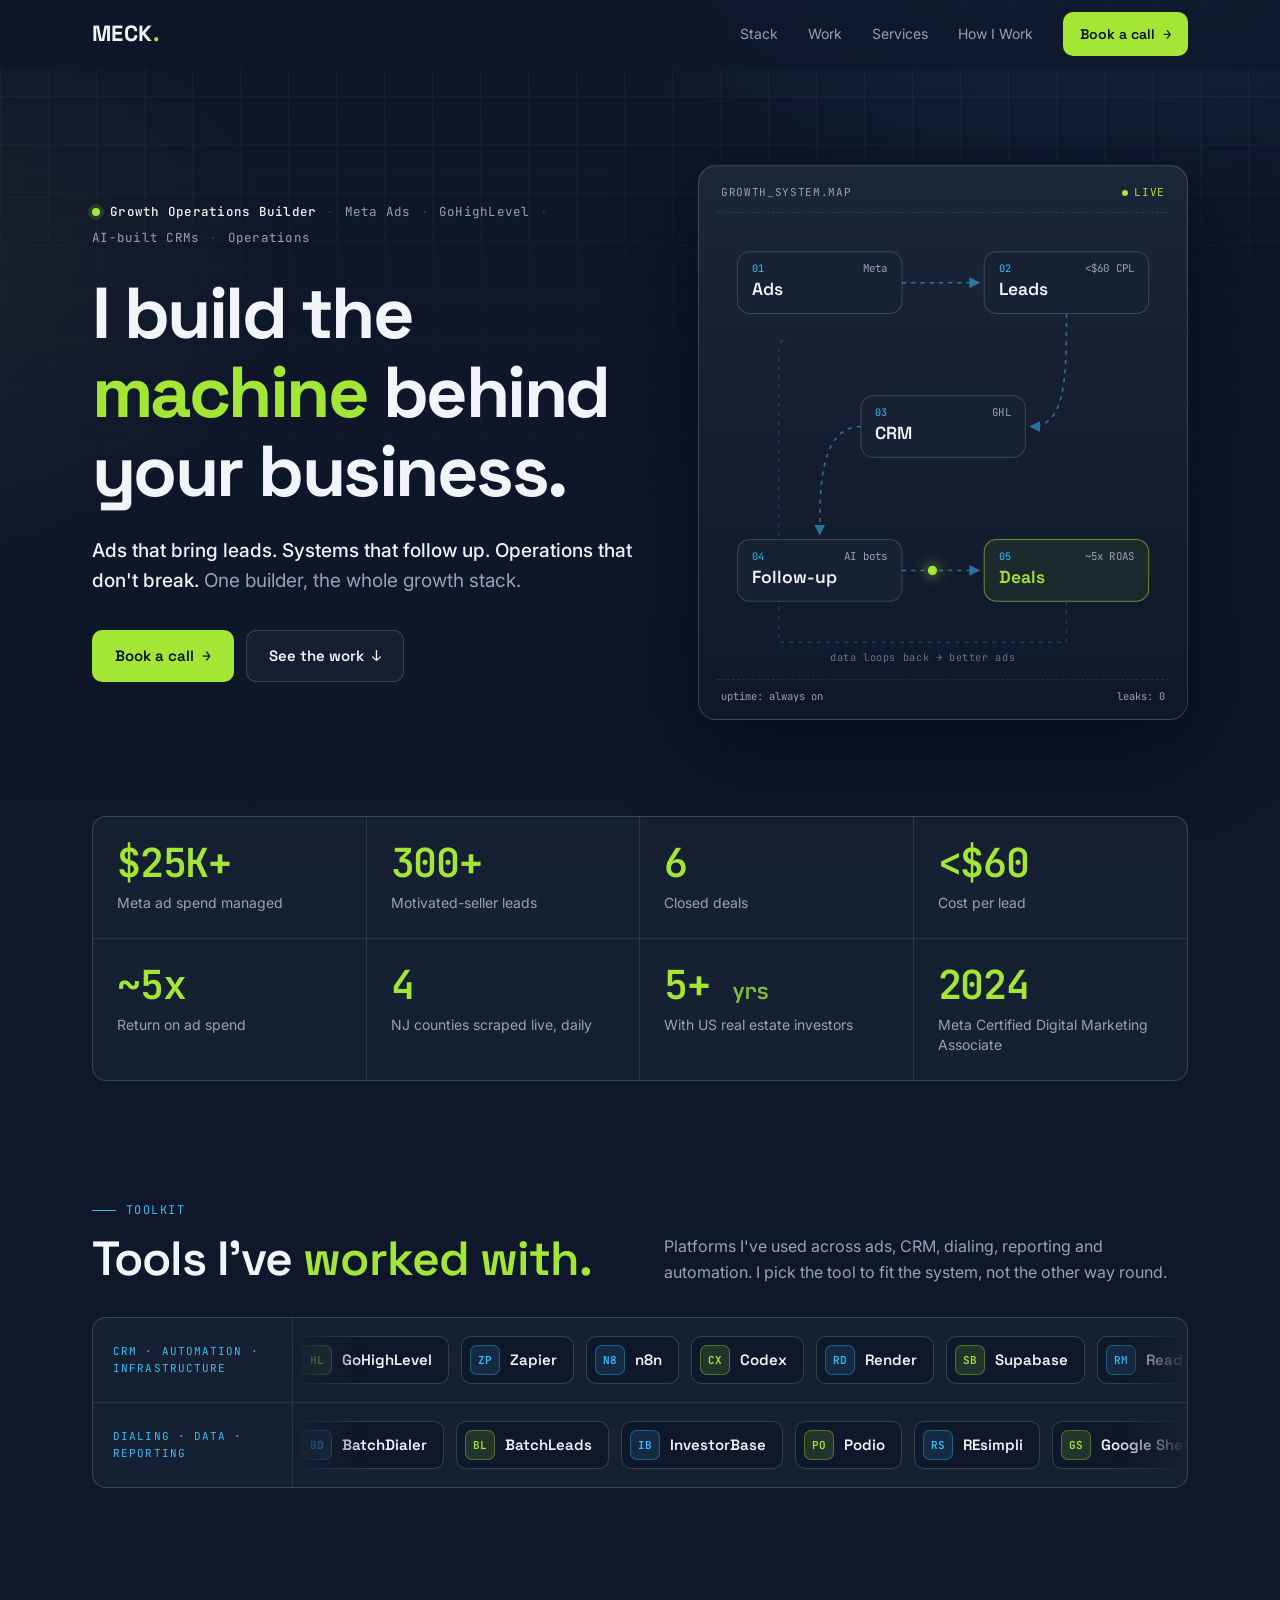
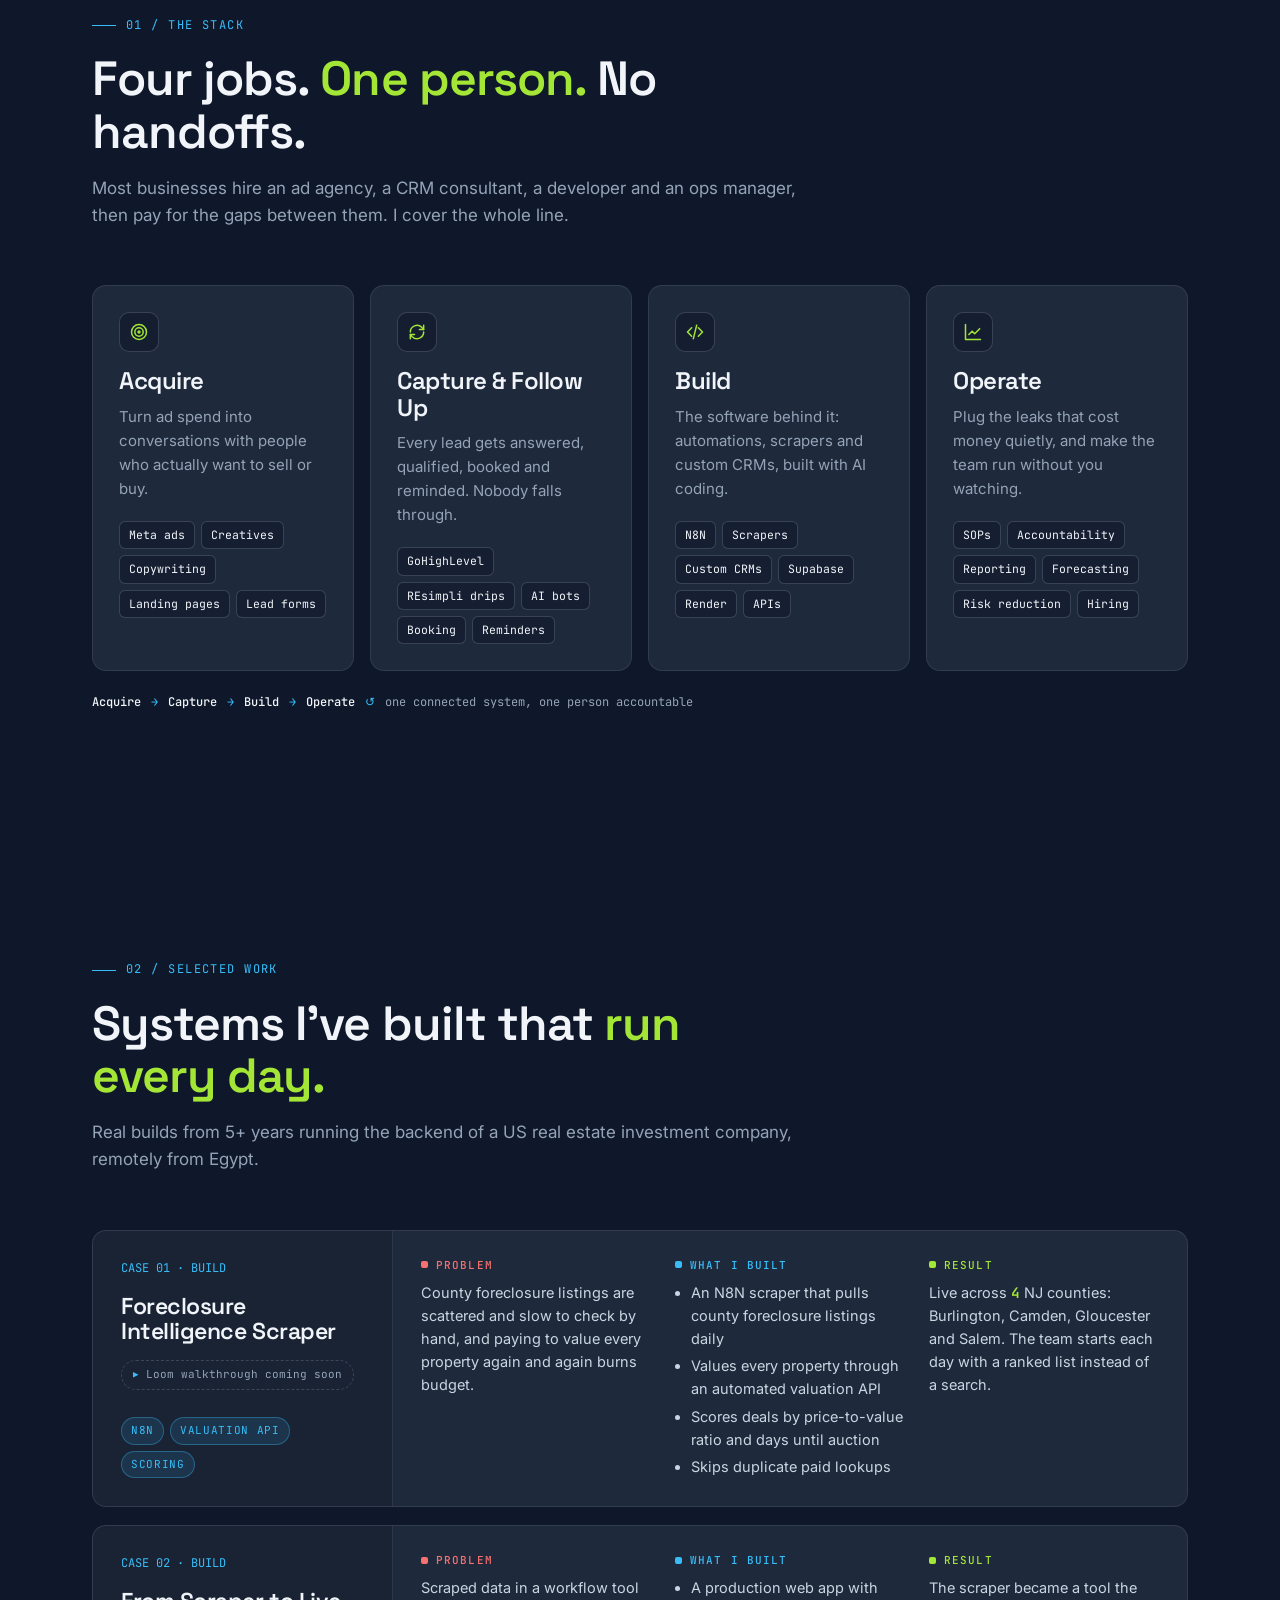
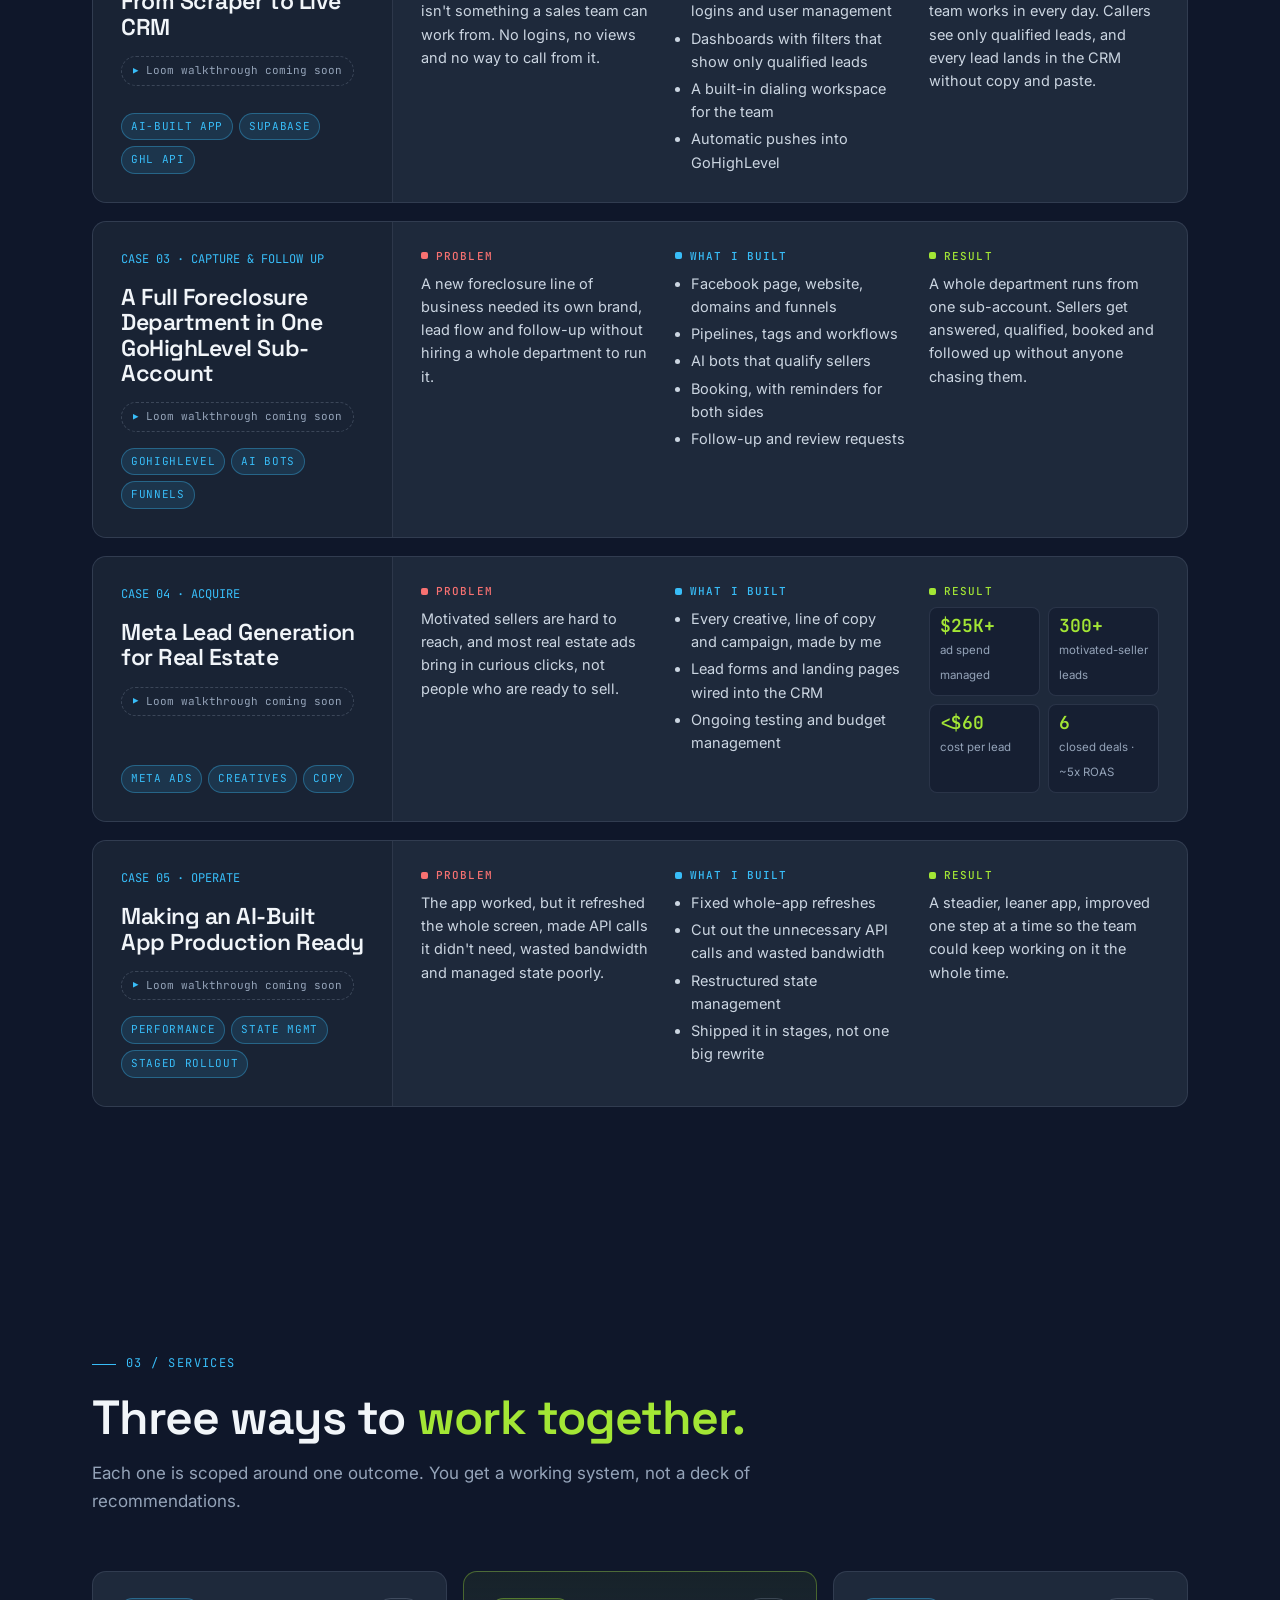
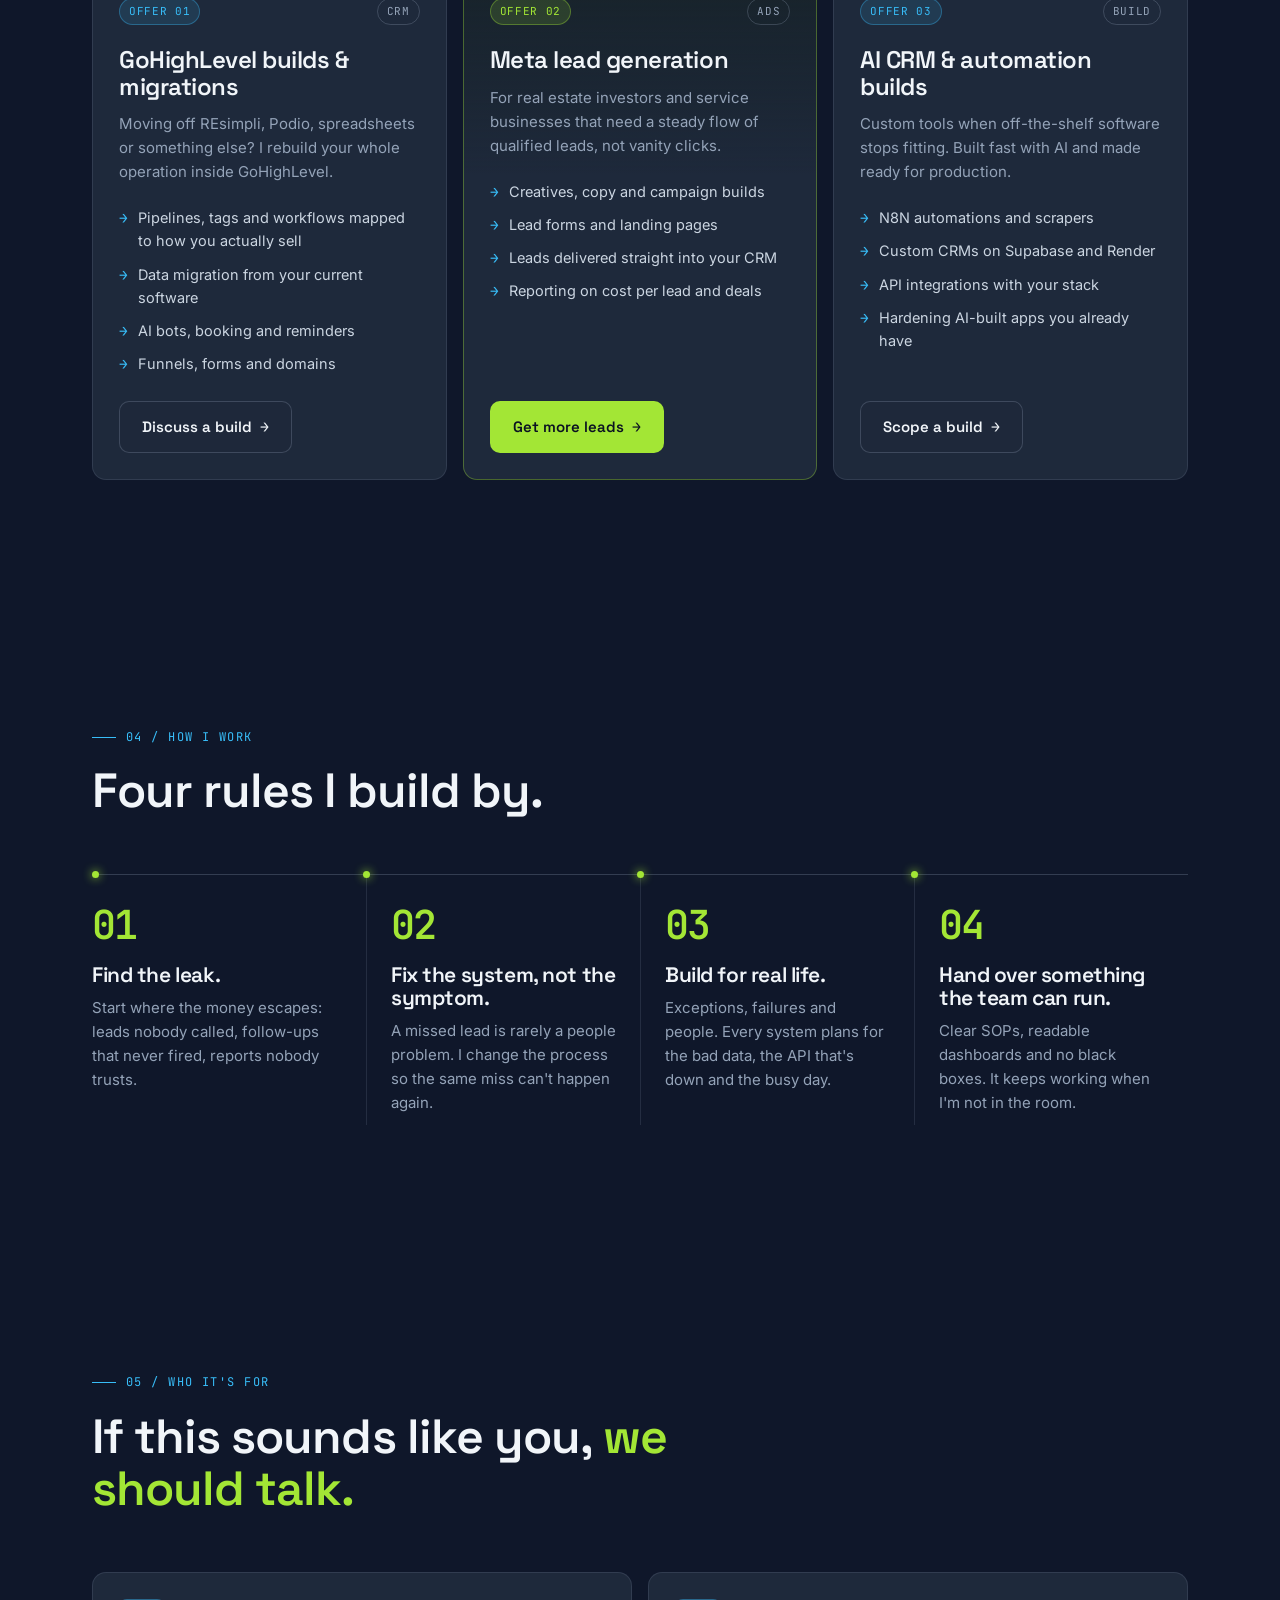
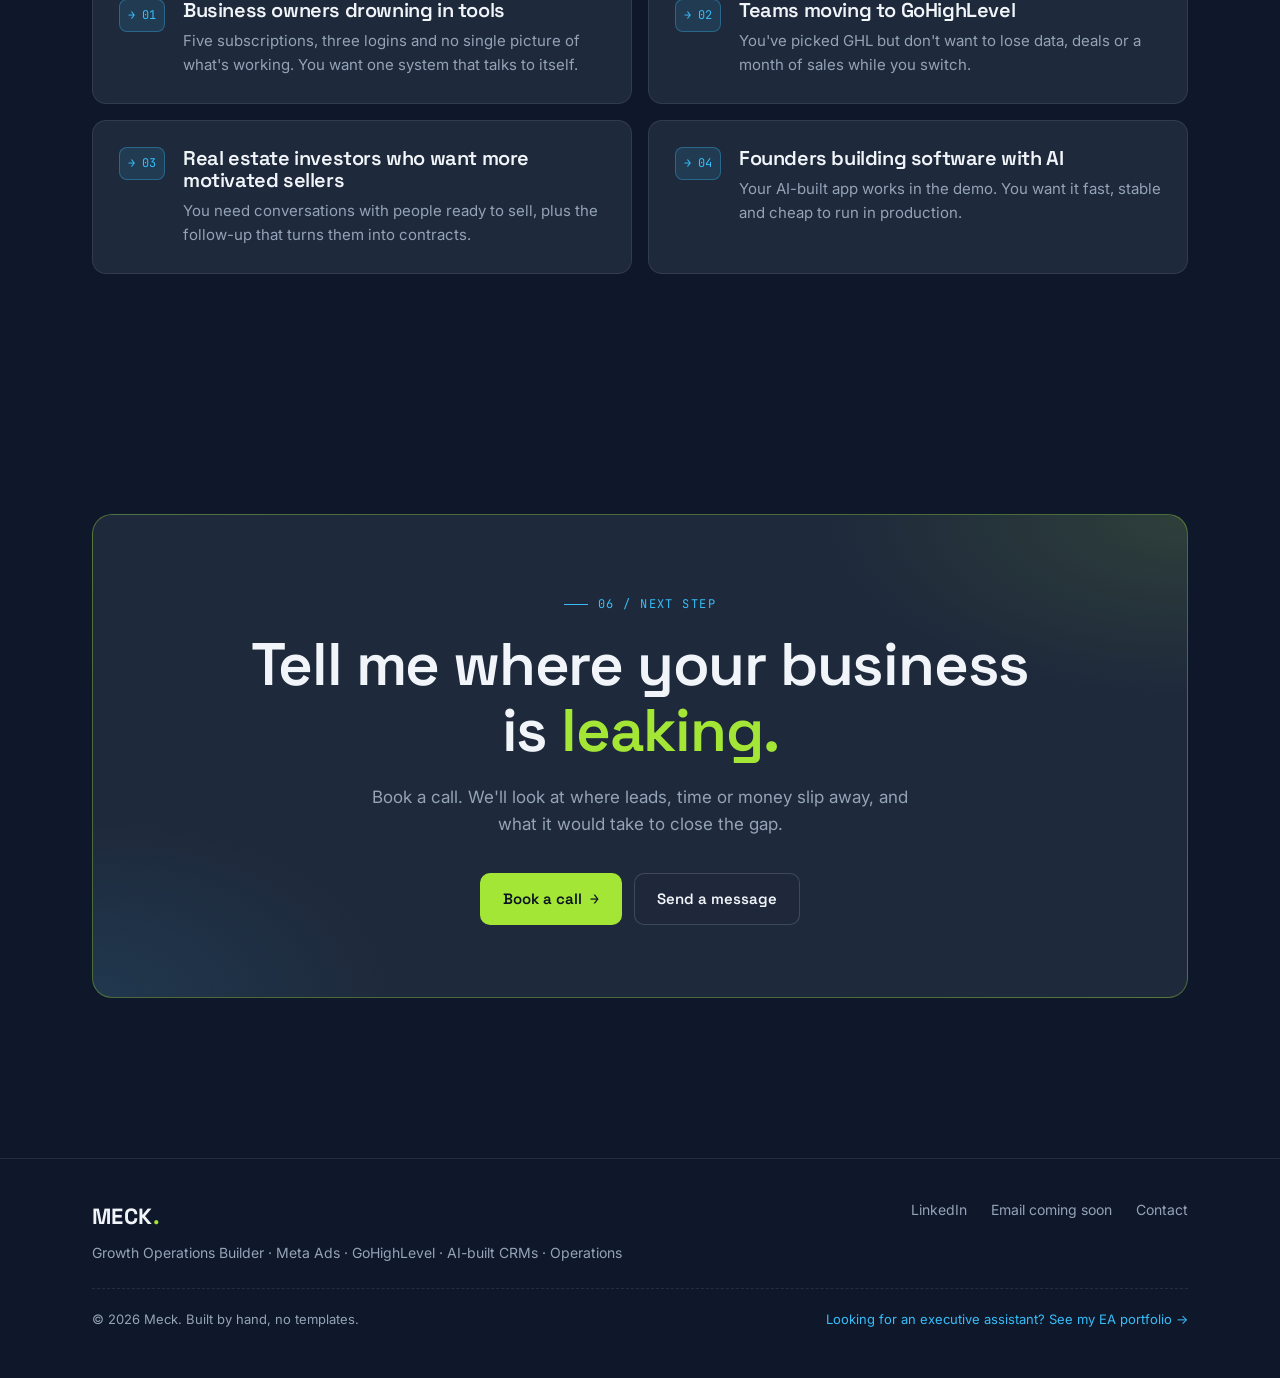
<file: index.html>
<!doctype html>
<html lang="en">
<head>
  <meta charset="utf-8">
  <meta name="viewport" content="width=device-width, initial-scale=1">
  <title>Meck · Growth Operations Builder</title>
  <meta name="description" content="I build the machine behind your business: Meta ads that bring leads, GoHighLevel systems that follow up, AI-built CRMs and operations that don't break. One builder, the whole growth stack.">
  <meta name="theme-color" content="#0F172A">
  <link rel="canonical" href="https://meck-growth.pages.dev/">
  <meta property="og:type" content="website">
  <meta property="og:url" content="https://meck-growth.pages.dev/">
  <meta property="og:site_name" content="MECK.">
  <meta property="og:title" content="I build the machine behind your business. · Meck, Growth Operations Builder">
  <meta property="og:description" content="Ads that bring leads. Systems that follow up. Operations that don't break. One builder, the whole growth stack.">
  <meta property="og:image" content="https://meck-growth.pages.dev/assets/img/og-image.png">
  <meta property="og:image:width" content="1200">
  <meta property="og:image:height" content="630">
  <meta property="og:image:alt" content="MECK. Growth Operations Builder: Ads, Leads, CRM, Follow-up, Deals">
  <meta name="twitter:card" content="summary_large_image">
  <meta name="twitter:title" content="I build the machine behind your business.">
  <meta name="twitter:description" content="Ads that bring leads. Systems that follow up. Operations that don't break.">
  <meta name="twitter:image" content="https://meck-growth.pages.dev/assets/img/og-image.png">
  <link rel="icon" href="assets/img/favicon.svg" type="image/svg+xml">
  <link rel="icon" href="assets/img/favicon-32.png" sizes="32x32" type="image/png">
  <link rel="apple-touch-icon" href="assets/img/apple-touch-icon.png">
  <link rel="preconnect" href="https://fonts.googleapis.com">
  <link rel="preconnect" href="https://fonts.gstatic.com" crossorigin>
  <link rel="stylesheet" href="https://fonts.googleapis.com/css2?family=Inter:wght@400;500;600&family=JetBrains+Mono:wght@400;500;600&family=Space+Grotesk:wght@500;600;700&display=swap">
  <link rel="stylesheet" href="assets/css/style.css?v=3">
  <script src="assets/js/config.js?v=2"></script>
</head>
<body>
<a class="skip" href="#main">Skip to content</a>

<header class="nav">
  <div class="wrap">
    <a href="#top" class="logo" aria-label="MECK. home">MECK<span>.</span></a>
    <button class="menu-btn" aria-label="Open menu" aria-expanded="false" aria-controls="nav-links"><span></span><span></span><span></span></button>
    <nav class="nav-links" id="nav-links" aria-label="Main">
      <a href="#stack">Stack</a>
      <a href="#work">Work</a>
      <a href="#services">Services</a>
      <a href="#how">How I Work</a>
      <a class="btn btn-primary" data-link="booking" href="contact.html">Book a call <span class="arr">→</span></a>
    </nav>
  </div>
</header>

<main id="main">
  <!-- HERO -->
  <section class="hero" id="top">
    <div class="wrap">
      <div class="rise">
        <div class="role"><span class="dot" aria-hidden="true"></span><b>Growth Operations Builder</b><i>·</i>Meta Ads<i>·</i>GoHighLevel<i>·</i>AI-built CRMs<i>·</i>Operations</div>
        <h1>I build the <em>machine</em> behind your business.</h1>
        <p class="sub"><strong>Ads that bring leads. Systems that follow up. Operations that don't break.</strong> One builder, the whole growth stack.</p>
        <div class="cta-row">
          <a class="btn btn-primary" data-link="booking" href="contact.html">Book a call <span class="arr">→</span></a>
          <a class="btn btn-ghost" href="#work">See the work <span class="arr">↓</span></a>
        </div>
      </div>

      <div class="diagram rise rise-2" role="img" aria-label="System diagram: Ads feed Leads, Leads go into the CRM, the CRM drives Follow-up, and Follow-up closes Deals.">
        <div class="diagram-top"><span>growth_system.map</span><span class="live">live</span></div>
        <svg viewBox="0 0 440 440" aria-hidden="true">
          <defs>
            <marker id="ah" viewBox="0 0 10 10" refX="8" refY="5" markerWidth="7" markerHeight="7" orient="auto-start-reverse">
              <path d="M0 0 L10 5 L0 10 z" fill="#38BDF8"/>
            </marker>
            <path id="route" d="M100 60 L340 60 C340 150 340 200 300 200 L140 200 C100 200 100 260 100 340 L340 340"/>
          </defs>

          <!-- wires -->
          <path class="wire" d="M180 60 L254 60" marker-end="url(#ah)"/>
          <path class="wire" d="M340 90 C340 150 340 200 306 200" marker-end="url(#ah)"/>
          <path class="wire" d="M140 200 C100 200 100 260 100 304" marker-end="url(#ah)"/>
          <path class="wire" d="M180 340 L254 340" marker-end="url(#ah)"/>
          <path class="wire" d="M340 370 L340 410 L60 410 L60 120 L68 112" style="opacity:.22" />

          <!-- pulses (drawn under nodes so they pass "through") -->
          <circle class="pulse" r="4.5"><animateMotion dur="5s" repeatCount="indefinite" rotate="auto"><mpath href="#route"/></animateMotion></circle>
          <circle class="pulse" r="4.5"><animateMotion dur="5s" begin="-1.67s" repeatCount="indefinite"><mpath href="#route"/></animateMotion></circle>
          <circle class="pulse" r="4.5"><animateMotion dur="5s" begin="-3.33s" repeatCount="indefinite"><mpath href="#route"/></animateMotion></circle>

          <g class="nodes">
            <g class="node"><rect x="20" y="30" width="160" height="60" rx="12"/><text class="ix" x="34" y="50">01</text><text x="34" y="72">Ads</text><text class="sm" x="166" y="50" text-anchor="end">Meta</text></g>
            <g class="node"><rect x="260" y="30" width="160" height="60" rx="12"/><text class="ix" x="274" y="50">02</text><text x="274" y="72">Leads</text><text class="sm" x="406" y="50" text-anchor="end">&lt;$60 CPL</text></g>
            <g class="node"><rect x="140" y="170" width="160" height="60" rx="12"/><text class="ix" x="154" y="190">03</text><text x="154" y="212">CRM</text><text class="sm" x="286" y="190" text-anchor="end">GHL</text></g>
            <g class="node"><rect x="20" y="310" width="160" height="60" rx="12"/><text class="ix" x="34" y="330">04</text><text x="34" y="352">Follow-up</text><text class="sm" x="166" y="330" text-anchor="end">AI bots</text></g>
            <g class="node deals"><rect x="260" y="310" width="160" height="60" rx="12"/><text class="ix" x="274" y="330">05</text><text x="274" y="352">Deals</text><text class="sm" x="406" y="330" text-anchor="end">~5x ROAS</text></g>
          </g>
          <text x="200" y="428" text-anchor="middle" style="font-family:'JetBrains Mono',monospace;font-size:10px;fill:#64748B;letter-spacing:.06em">data loops back → better ads</text>
        </svg>
        <div class="diagram-foot"><span>uptime: always on</span><span>leaks: 0</span></div>
      </div>
    </div>
  </section>

  <!-- PROOF -->
  <section class="proof" aria-label="Proof in numbers">
    <div class="wrap">
      <div class="proof-grid reveal">
        <div class="stat"><span class="n">$<span data-count="25">25</span>K+</span><span class="l">Meta ad spend managed</span></div>
        <div class="stat"><span class="n"><span data-count="300">300</span>+</span><span class="l">Motivated-seller leads</span></div>
        <div class="stat"><span class="n" data-count="6">6</span><span class="l">Closed deals</span></div>
        <div class="stat"><span class="n">&lt;$<span data-count="60">60</span></span><span class="l">Cost per lead</span></div>
        <div class="stat"><span class="n">~<span data-count="5">5</span>x</span><span class="l">Return on ad spend</span></div>
        <div class="stat"><span class="n" data-count="4">4</span><span class="l">NJ counties scraped live, daily</span></div>
        <div class="stat"><span class="n"><span data-count="5">5</span>+ <small>yrs</small></span><span class="l">With US real estate investors</span></div>
        <div class="stat"><span class="n">2024</span><span class="l">Meta Certified Digital Marketing Associate</span></div>
      </div>
    </div>
  </section>

  <!-- TOOLS -->
  <section class="tools" id="tools" aria-labelledby="tools-title">
    <div class="wrap">
      <div class="tools-head reveal">
        <span class="eyebrow">Toolkit</span>
        <h2 id="tools-title">Tools I've <span class="lime">worked with.</span></h2>
        <p>Platforms I've used across ads, CRM, dialing, reporting and automation. I pick the tool to fit the system, not the other way round.</p>
      </div>
      <div class="rails reveal">
      <div class="rail" aria-label="CRM · automation · infrastructure">
        <span class="rail-label">CRM · automation · infrastructure</span>
        <div class="rail-mask"><div class="track"><div class="set"><span class="tool"><span class="tm lime">HL</span>GoHighLevel</span><span class="tool"><span class="tm sky">ZP</span>Zapier</span><span class="tool"><span class="tm sky">N8</span>n8n</span><span class="tool"><span class="tm lime">CX</span>Codex</span><span class="tool"><span class="tm sky">RD</span>Render</span><span class="tool"><span class="tm lime">SB</span>Supabase</span><span class="tool"><span class="tm sky">RM</span>ReadyMode</span></div><div class="set" aria-hidden="true"><span class="tool"><span class="tm lime">HL</span>GoHighLevel</span><span class="tool"><span class="tm sky">ZP</span>Zapier</span><span class="tool"><span class="tm sky">N8</span>n8n</span><span class="tool"><span class="tm lime">CX</span>Codex</span><span class="tool"><span class="tm sky">RD</span>Render</span><span class="tool"><span class="tm lime">SB</span>Supabase</span><span class="tool"><span class="tm sky">RM</span>ReadyMode</span></div></div></div>
      </div>
      <div class="rail rev" aria-label="Dialing · data · reporting">
        <span class="rail-label">Dialing · data · reporting</span>
        <div class="rail-mask"><div class="track"><div class="set"><span class="tool"><span class="tm sky">BD</span>BatchDialer</span><span class="tool"><span class="tm lime">BL</span>BatchLeads</span><span class="tool"><span class="tm sky">IB</span>InvestorBase</span><span class="tool"><span class="tm lime">PO</span>Podio</span><span class="tool"><span class="tm sky">RS</span>REsimpli</span><span class="tool"><span class="tm lime">GS</span>Google Sheets</span><span class="tool"><span class="tm sky">BI</span>Power BI</span></div><div class="set" aria-hidden="true"><span class="tool"><span class="tm sky">BD</span>BatchDialer</span><span class="tool"><span class="tm lime">BL</span>BatchLeads</span><span class="tool"><span class="tm sky">IB</span>InvestorBase</span><span class="tool"><span class="tm lime">PO</span>Podio</span><span class="tool"><span class="tm sky">RS</span>REsimpli</span><span class="tool"><span class="tm lime">GS</span>Google Sheets</span><span class="tool"><span class="tm sky">BI</span>Power BI</span></div></div></div>
      </div>
      </div>
    </div>
  </section>

  <!-- STACK -->
  <section id="stack">
    <div class="wrap">
      <div class="section-head reveal">
        <span class="eyebrow">01 / The Stack</span>
        <h2>Four jobs. <span class="lime">One person.</span> No handoffs.</h2>
        <p>Most businesses hire an ad agency, a CRM consultant, a developer and an ops manager, then pay for the gaps between them. I cover the whole line.</p>
      </div>
      <div class="grid-4">
        <article class="card stack-card reveal">
          <div class="icon" aria-hidden="true"><svg viewBox="0 0 24 24" fill="none" stroke="currentColor" stroke-width="1.8" stroke-linecap="round" stroke-linejoin="round"><circle cx="12" cy="12" r="9"/><circle cx="12" cy="12" r="5"/><circle cx="12" cy="12" r="1.2" fill="currentColor"/></svg></div>
          <h3>Acquire</h3>
          <p>Turn ad spend into conversations with people who actually want to sell or buy.</p>
          <ul><li>Meta ads</li><li>Creatives</li><li>Copywriting</li><li>Landing pages</li><li>Lead forms</li></ul>
        </article>
        <article class="card stack-card reveal" data-delay="80">
          <div class="icon" aria-hidden="true"><svg viewBox="0 0 24 24" fill="none" stroke="currentColor" stroke-width="1.8" stroke-linecap="round" stroke-linejoin="round"><path d="M4 12a8 8 0 0 1 13.7-5.6L20 9"/><path d="M20 4v5h-5"/><path d="M20 12a8 8 0 0 1-13.7 5.6L4 15"/><path d="M4 20v-5h5"/></svg></div>
          <h3>Capture &amp; Follow Up</h3>
          <p>Every lead gets answered, qualified, booked and reminded. Nobody falls through.</p>
          <ul><li>GoHighLevel</li><li>REsimpli drips</li><li>AI bots</li><li>Booking</li><li>Reminders</li></ul>
        </article>
        <article class="card stack-card reveal" data-delay="160">
          <div class="icon" aria-hidden="true"><svg viewBox="0 0 24 24" fill="none" stroke="currentColor" stroke-width="1.8" stroke-linecap="round" stroke-linejoin="round"><path d="M8 7l-5 5 5 5"/><path d="M16 7l5 5-5 5"/><path d="M14 4l-4 16"/></svg></div>
          <h3>Build</h3>
          <p>The software behind it: automations, scrapers and custom CRMs, built with AI coding.</p>
          <ul><li>N8N</li><li>Scrapers</li><li>Custom CRMs</li><li>Supabase</li><li>Render</li><li>APIs</li></ul>
        </article>
        <article class="card stack-card reveal" data-delay="240">
          <div class="icon" aria-hidden="true"><svg viewBox="0 0 24 24" fill="none" stroke="currentColor" stroke-width="1.8" stroke-linecap="round" stroke-linejoin="round"><path d="M3 3v18h18"/><path d="M7 15l4-4 3 3 6-6"/></svg></div>
          <h3>Operate</h3>
          <p>Plug the leaks that cost money quietly, and make the team run without you watching.</p>
          <ul><li>SOPs</li><li>Accountability</li><li>Reporting</li><li>Forecasting</li><li>Risk reduction</li><li>Hiring</li></ul>
        </article>
      </div>
      <div class="stack-flow reveal"><b>Acquire</b><span class="a">→</span><b>Capture</b><span class="a">→</span><b>Build</b><span class="a">→</span><b>Operate</b><span class="a">↺</span><span>one connected system, one person accountable</span></div>
    </div>
  </section>

  <!-- WORK -->
  <section id="work">
    <div class="wrap">
      <div class="section-head reveal">
        <span class="eyebrow">02 / Selected Work</span>
        <h2>Systems I've built that <span class="lime">run every day.</span></h2>
        <p>Real builds from 5+ years running the backend of a US real estate investment company, remotely from Egypt.</p>
      </div>

      <div class="work-list">
        <article class="card case reveal">
          <div class="case-side">
            <span class="no">CASE 01 · BUILD</span>
            <h3>Foreclosure Intelligence Scraper</h3>
            <span class="loom">Loom walkthrough coming soon</span>
            <div class="tags"><span class="tag">N8N</span><span class="tag">Valuation API</span><span class="tag">Scoring</span></div>
          </div>
          <div class="case-body">
            <div class="blk problem"><h4>Problem</h4><p>County foreclosure listings are scattered and slow to check by hand, and paying to value every property again and again burns budget.</p></div>
            <div class="blk built"><h4>What I built</h4><ul><li>An N8N scraper that pulls county foreclosure listings daily</li><li>Values every property through an automated valuation API</li><li>Scores deals by price-to-value ratio and days until auction</li><li>Skips duplicate paid lookups</li></ul></div>
            <div class="blk result"><h4>Result</h4><p>Live across <strong>4</strong> NJ counties: Burlington, Camden, Gloucester and Salem. The team starts each day with a ranked list instead of a search.</p></div>
          </div>
        </article>

        <article class="card case reveal">
          <div class="case-side">
            <span class="no">CASE 02 · BUILD</span>
            <h3>From Scraper to Live CRM</h3>
            <span class="loom">Loom walkthrough coming soon</span>
            <div class="tags"><span class="tag">AI-built app</span><span class="tag">Supabase</span><span class="tag">GHL API</span></div>
          </div>
          <div class="case-body">
            <div class="blk problem"><h4>Problem</h4><p>Scraped data in a workflow tool isn't something a sales team can work from. No logins, no views and no way to call from it.</p></div>
            <div class="blk built"><h4>What I built</h4><ul><li>A production web app with logins and user management</li><li>Dashboards with filters that show only qualified leads</li><li>A built-in dialing workspace for the team</li><li>Automatic pushes into GoHighLevel</li></ul></div>
            <div class="blk result"><h4>Result</h4><p>The scraper became a tool the team works in every day. Callers see only qualified leads, and every lead lands in the CRM without copy and paste.</p></div>
          </div>
        </article>

        <article class="card case reveal">
          <div class="case-side">
            <span class="no">CASE 03 · CAPTURE &amp; FOLLOW UP</span>
            <h3>A Full Foreclosure Department in One GoHighLevel Sub-Account</h3>
            <span class="loom">Loom walkthrough coming soon</span>
            <div class="tags"><span class="tag">GoHighLevel</span><span class="tag">AI bots</span><span class="tag">Funnels</span></div>
          </div>
          <div class="case-body">
            <div class="blk problem"><h4>Problem</h4><p>A new foreclosure line of business needed its own brand, lead flow and follow-up without hiring a whole department to run it.</p></div>
            <div class="blk built"><h4>What I built</h4><ul><li>Facebook page, website, domains and funnels</li><li>Pipelines, tags and workflows</li><li>AI bots that qualify sellers</li><li>Booking, with reminders for both sides</li><li>Follow-up and review requests</li></ul></div>
            <div class="blk result"><h4>Result</h4><p>A whole department runs from one sub-account. Sellers get answered, qualified, booked and followed up without anyone chasing them.</p></div>
          </div>
        </article>

        <article class="card case reveal">
          <div class="case-side">
            <span class="no">CASE 04 · ACQUIRE</span>
            <h3>Meta Lead Generation for Real Estate</h3>
            <span class="loom">Loom walkthrough coming soon</span>
            <div class="tags"><span class="tag">Meta Ads</span><span class="tag">Creatives</span><span class="tag">Copy</span></div>
          </div>
          <div class="case-body">
            <div class="blk problem"><h4>Problem</h4><p>Motivated sellers are hard to reach, and most real estate ads bring in curious clicks, not people who are ready to sell.</p></div>
            <div class="blk built"><h4>What I built</h4><ul><li>Every creative, line of copy and campaign, made by me</li><li>Lead forms and landing pages wired into the CRM</li><li>Ongoing testing and budget management</li></ul></div>
            <div class="blk result"><h4>Result</h4>
              <div class="metrics">
                <div><b>$25K+</b><span>ad spend managed</span></div>
                <div><b>300+</b><span>motivated-seller leads</span></div>
                <div><b>&lt;$60</b><span>cost per lead</span></div>
                <div><b>6</b><span>closed deals · ~5x ROAS</span></div>
              </div>
            </div>
          </div>
        </article>

        <article class="card case reveal">
          <div class="case-side">
            <span class="no">CASE 05 · OPERATE</span>
            <h3>Making an AI-Built App Production Ready</h3>
            <span class="loom">Loom walkthrough coming soon</span>
            <div class="tags"><span class="tag">Performance</span><span class="tag">State mgmt</span><span class="tag">Staged rollout</span></div>
          </div>
          <div class="case-body">
            <div class="blk problem"><h4>Problem</h4><p>The app worked, but it refreshed the whole screen, made API calls it didn't need, wasted bandwidth and managed state poorly.</p></div>
            <div class="blk built"><h4>What I built</h4><ul><li>Fixed whole-app refreshes</li><li>Cut out the unnecessary API calls and wasted bandwidth</li><li>Restructured state management</li><li>Shipped it in stages, not one big rewrite</li></ul></div>
            <div class="blk result"><h4>Result</h4><p>A steadier, leaner app, improved one step at a time so the team could keep working on it the whole time.</p></div>
          </div>
        </article>
      </div>
    </div>
  </section>

  <!-- SERVICES -->
  <section id="services">
    <div class="wrap">
      <div class="section-head reveal">
        <span class="eyebrow">03 / Services</span>
        <h2>Three ways to <span class="lime">work together.</span></h2>
        <p>Each one is scoped around one outcome. You get a working system, not a deck of recommendations.</p>
      </div>
      <div class="grid-3">
        <article class="card service reveal">
          <div class="top"><span class="tag">Offer 01</span><span class="tag muted">CRM</span></div>
          <h3>GoHighLevel builds &amp; migrations</h3>
          <p>Moving off REsimpli, Podio, spreadsheets or something else? I rebuild your whole operation inside GoHighLevel.</p>
          <ul><li>Pipelines, tags and workflows mapped to how you actually sell</li><li>Data migration from your current software</li><li>AI bots, booking and reminders</li><li>Funnels, forms and domains</li></ul>
          <a class="btn btn-ghost" data-link="booking" href="contact.html">Discuss a build <span class="arr">→</span></a>
        </article>
        <article class="card service featured reveal" data-delay="80">
          <div class="top"><span class="tag lime">Offer 02</span><span class="tag muted">Ads</span></div>
          <h3>Meta lead generation</h3>
          <p>For real estate investors and service businesses that need a steady flow of qualified leads, not vanity clicks.</p>
          <ul><li>Creatives, copy and campaign builds</li><li>Lead forms and landing pages</li><li>Leads delivered straight into your CRM</li><li>Reporting on cost per lead and deals</li></ul>
          <a class="btn btn-primary" data-link="booking" href="contact.html">Get more leads <span class="arr">→</span></a>
        </article>
        <article class="card service reveal" data-delay="160">
          <div class="top"><span class="tag">Offer 03</span><span class="tag muted">Build</span></div>
          <h3>AI CRM &amp; automation builds</h3>
          <p>Custom tools when off-the-shelf software stops fitting. Built fast with AI and made ready for production.</p>
          <ul><li>N8N automations and scrapers</li><li>Custom CRMs on Supabase and Render</li><li>API integrations with your stack</li><li>Hardening AI-built apps you already have</li></ul>
          <a class="btn btn-ghost" data-link="booking" href="contact.html">Scope a build <span class="arr">→</span></a>
        </article>
      </div>
    </div>
  </section>

  <!-- HOW I WORK -->
  <section id="how">
    <div class="wrap">
      <div class="section-head reveal">
        <span class="eyebrow">04 / How I Work</span>
        <h2>Four rules I build by.</h2>
      </div>
      <div class="steps">
        <div class="step reveal"><div class="num">01</div><h3>Find the leak.</h3><p>Start where the money escapes: leads nobody called, follow-ups that never fired, reports nobody trusts.</p></div>
        <div class="step reveal" data-delay="80"><div class="num">02</div><h3>Fix the system, not the symptom.</h3><p>A missed lead is rarely a people problem. I change the process so the same miss can't happen again.</p></div>
        <div class="step reveal" data-delay="160"><div class="num">03</div><h3>Build for real life.</h3><p>Exceptions, failures and people. Every system plans for the bad data, the API that's down and the busy day.</p></div>
        <div class="step reveal" data-delay="240"><div class="num">04</div><h3>Hand over something the team can run.</h3><p>Clear SOPs, readable dashboards and no black boxes. It keeps working when I'm not in the room.</p></div>
      </div>
    </div>
  </section>

  <!-- WHO IT'S FOR -->
  <section id="who">
    <div class="wrap">
      <div class="section-head reveal">
        <span class="eyebrow">05 / Who it's for</span>
        <h2>If this sounds like you, <span class="lime">we should talk.</span></h2>
      </div>
      <div class="aud-grid">
        <div class="card aud reveal"><span class="k">→ 01</span><div><h3>Business owners drowning in tools</h3><p>Five subscriptions, three logins and no single picture of what's working. You want one system that talks to itself.</p></div></div>
        <div class="card aud reveal" data-delay="80"><span class="k">→ 02</span><div><h3>Teams moving to GoHighLevel</h3><p>You've picked GHL but don't want to lose data, deals or a month of sales while you switch.</p></div></div>
        <div class="card aud reveal"><span class="k">→ 03</span><div><h3>Real estate investors who want more motivated sellers</h3><p>You need conversations with people ready to sell, plus the follow-up that turns them into contracts.</p></div></div>
        <div class="card aud reveal" data-delay="80"><span class="k">→ 04</span><div><h3>Founders building software with AI</h3><p>Your AI-built app works in the demo. You want it fast, stable and cheap to run in production.</p></div></div>
      </div>
    </div>
  </section>

  <!-- FINAL CTA -->
  <section class="final">
    <div class="wrap">
      <div class="box reveal">
        <span class="eyebrow">06 / Next step</span>
        <h2>Tell me where your business is <span class="lime">leaking.</span></h2>
        <p>Book a call. We'll look at where leads, time or money slip away, and what it would take to close the gap.</p>
        <div class="cta-row">
          <a class="btn btn-primary" data-link="booking" href="contact.html">Book a call <span class="arr">→</span></a>
          <a class="btn btn-ghost" href="contact.html">Send a message</a>
        </div>
      </div>
    </div>
  </section>
</main>

<footer>
  <div class="wrap">
    <div class="f-left">
      <a href="#top" class="logo">MECK<span>.</span></a>
      <p>Growth Operations Builder · Meta Ads · GoHighLevel · AI-built CRMs · Operations</p>
    </div>
    <div class="f-links">
      <a data-link="linkedin" href="contact.html">LinkedIn</a>
      <a data-link="email" data-show href="contact.html">Email</a>
      <a href="contact.html">Contact</a>
    </div>
    <div class="ea">
      <span>© <span id="year">2026</span> Meck. Built by hand, no templates.</span>
      <a href="https://ea-zayn.pages.dev/">Looking for an executive assistant? See my EA portfolio →</a>
    </div>
  </div>
</footer>

<script src="assets/js/main.js?v=2"></script>
</body>
</html>
</file>
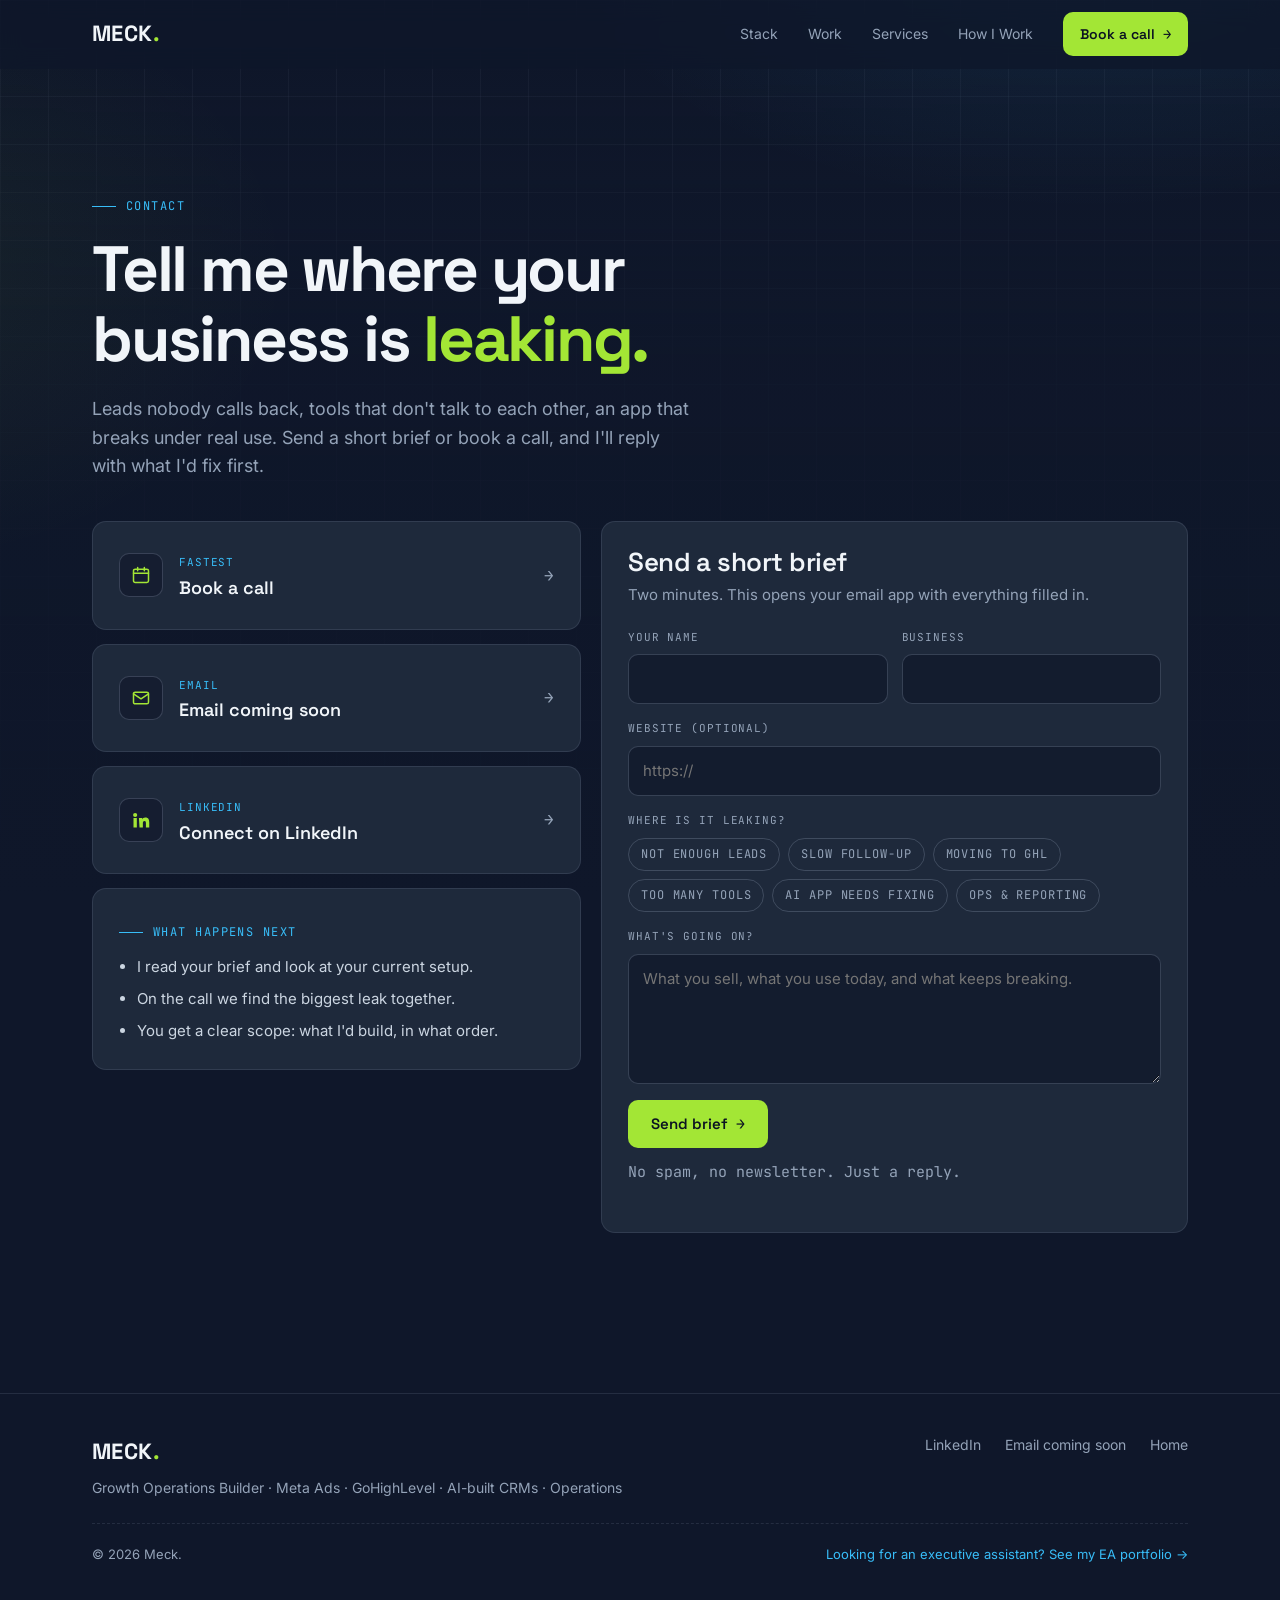
<file: contact.html>
<!doctype html>
<html lang="en">
<head>
  <meta charset="utf-8">
  <meta name="viewport" content="width=device-width, initial-scale=1">
  <title>Contact · Meck, Growth Operations Builder</title>
  <meta name="description" content="Book a call or send a short brief. Tell me where your business is leaking leads, time or money.">
  <meta name="theme-color" content="#0F172A">
  <link rel="canonical" href="https://meck-growth.pages.dev/contact.html">
  <meta property="og:type" content="website">
  <meta property="og:url" content="https://meck-growth.pages.dev/contact.html">
  <meta property="og:site_name" content="MECK.">
  <meta property="og:title" content="Contact Meck · Tell me where your business is leaking.">
  <meta property="og:description" content="Book a call or send a short brief. Ads, follow-up systems, AI-built CRMs and operations.">
  <meta property="og:image" content="https://meck-growth.pages.dev/assets/img/og-image.png">
  <meta property="og:image:width" content="1200">
  <meta property="og:image:height" content="630">
  <meta name="twitter:card" content="summary_large_image">
  <meta name="twitter:image" content="https://meck-growth.pages.dev/assets/img/og-image.png">
  <link rel="icon" href="assets/img/favicon.svg" type="image/svg+xml">
  <link rel="icon" href="assets/img/favicon-32.png" sizes="32x32" type="image/png">
  <link rel="apple-touch-icon" href="assets/img/apple-touch-icon.png">
  <link rel="preconnect" href="https://fonts.googleapis.com">
  <link rel="preconnect" href="https://fonts.gstatic.com" crossorigin>
  <link rel="stylesheet" href="https://fonts.googleapis.com/css2?family=Inter:wght@400;500;600&family=JetBrains+Mono:wght@400;500;600&family=Space+Grotesk:wght@500;600;700&display=swap">
  <link rel="stylesheet" href="assets/css/style.css?v=3">
  <script src="assets/js/config.js?v=2"></script>
</head>
<body>
<a class="skip" href="#main">Skip to content</a>

<header class="nav">
  <div class="wrap">
    <a href="index.html" class="logo" aria-label="MECK. home">MECK<span>.</span></a>
    <button class="menu-btn" aria-label="Open menu" aria-expanded="false" aria-controls="nav-links"><span></span><span></span><span></span></button>
    <nav class="nav-links" id="nav-links" aria-label="Main">
      <a href="index.html#stack">Stack</a>
      <a href="index.html#work">Work</a>
      <a href="index.html#services">Services</a>
      <a href="index.html#how">How I Work</a>
      <a class="btn btn-primary" data-link="booking" data-fallback="#brief" href="#brief">Book a call <span class="arr">→</span></a>
    </nav>
  </div>
</header>

<main id="main">
  <section class="contact-hero">
    <div class="wrap reveal">
      <span class="eyebrow">Contact</span>
      <h1>Tell me where your business is <span class="lime">leaking.</span></h1>
      <p>Leads nobody calls back, tools that don't talk to each other, an app that breaks under real use. Send a short brief or book a call, and I'll reply with what I'd fix first.</p>
    </div>
  </section>

  <section style="padding-top:0">
    <div class="wrap contact-grid">
      <div class="channels">
        <a class="card channel reveal" data-link="booking" data-fallback="#brief" href="#brief">
          <span class="ic" aria-hidden="true"><svg viewBox="0 0 24 24" fill="none" stroke="currentColor" stroke-width="1.8" stroke-linecap="round" stroke-linejoin="round"><rect x="3" y="5" width="18" height="16" rx="2"/><path d="M16 3v4M8 3v4M3 10h18"/></svg></span>
          <span><span class="t">Fastest</span><br><span class="v">Book a call</span></span>
          <span class="arr">→</span>
        </a>
        <a class="card channel reveal" data-delay="80" data-link="email" data-fallback="#brief" href="#brief">
          <span class="ic" aria-hidden="true"><svg viewBox="0 0 24 24" fill="none" stroke="currentColor" stroke-width="1.8" stroke-linecap="round" stroke-linejoin="round"><rect x="3" y="5" width="18" height="14" rx="2"/><path d="M3 7l9 6 9-6"/></svg></span>
          <span><span class="t">Email</span><br><span class="v" data-link="email" data-fallback="#brief" data-show>Email</span></span>
          <span class="arr">→</span>
        </a>
        <a class="card channel reveal" data-delay="160" data-link="linkedin" data-fallback="#brief" href="#brief">
          <span class="ic" aria-hidden="true"><svg viewBox="0 0 24 24" fill="currentColor"><path d="M4.98 3.5a2.5 2.5 0 1 1 0 5 2.5 2.5 0 0 1 0-5zM3 9.5h4V21H3zM9.5 9.5h3.8v1.6h.05c.53-1 1.83-2.05 3.77-2.05 4.03 0 4.78 2.65 4.78 6.1V21h-4v-5.1c0-1.22-.02-2.79-1.7-2.79-1.7 0-1.96 1.33-1.96 2.7V21h-4z"/></svg></span>
          <span><span class="t">LinkedIn</span><br><span class="v">Connect on LinkedIn</span></span>
          <span class="arr">→</span>
        </a>
        <div class="card reveal" data-delay="240">
          <span class="eyebrow" style="margin-bottom:12px">What happens next</span>
          <ul style="margin:0;padding-left:18px;color:#CBD5E1;font-size:15px;display:grid;gap:8px">
            <li>I read your brief and look at your current setup.</li>
            <li>On the call we find the biggest leak together.</li>
            <li>You get a clear scope: what I'd build, in what order.</li>
          </ul>
        </div>
      </div>

      <form class="card form reveal" id="brief" data-delay="120">
        <h2>Send a short brief</h2>
        <p>Two minutes. This opens your email app with everything filled in.</p>
        <div class="field-row">
          <div class="field"><label for="name">Your name</label><input id="name" name="name" autocomplete="name" required></div>
          <div class="field"><label for="business">Business</label><input id="business" name="business" autocomplete="organization"></div>
        </div>
        <div class="field"><label for="site">Website (optional)</label><input id="site" name="site" type="url" inputmode="url" placeholder="https://"></div>
        <div class="field">
          <label>Where is it leaking?</label>
          <div class="leaks">
            <label><input type="checkbox" name="leak" value="Not enough leads"><span>Not enough leads</span></label>
            <label><input type="checkbox" name="leak" value="Slow or no follow-up"><span>Slow follow-up</span></label>
            <label><input type="checkbox" name="leak" value="Moving to GoHighLevel"><span>Moving to GHL</span></label>
            <label><input type="checkbox" name="leak" value="Too many disconnected tools"><span>Too many tools</span></label>
            <label><input type="checkbox" name="leak" value="AI-built app needs fixing"><span>AI app needs fixing</span></label>
            <label><input type="checkbox" name="leak" value="Operations and reporting"><span>Ops &amp; reporting</span></label>
          </div>
        </div>
        <div class="field"><label for="message">What's going on?</label><textarea id="message" name="message" placeholder="What you sell, what you use today, and what keeps breaking."></textarea></div>
        <button class="btn btn-primary" type="submit">Send brief <span class="arr">→</span></button>
        <p class="form-note" id="form-note" aria-live="polite">No spam, no newsletter. Just a reply.</p>
      </form>
    </div>
  </section>
</main>

<footer>
  <div class="wrap">
    <div class="f-left">
      <a href="index.html" class="logo">MECK<span>.</span></a>
      <p>Growth Operations Builder · Meta Ads · GoHighLevel · AI-built CRMs · Operations</p>
    </div>
    <div class="f-links">
      <a data-link="linkedin" data-fallback="#brief" href="#brief">LinkedIn</a>
      <a data-link="email" data-fallback="#brief" data-show href="#brief">Email</a>
      <a href="index.html">Home</a>
    </div>
    <div class="ea">
      <span>© <span id="year">2026</span> Meck.</span>
      <a href="https://ea-zayn.pages.dev/">Looking for an executive assistant? See my EA portfolio →</a>
    </div>
  </div>
</footer>

<script src="assets/js/main.js?v=2"></script>
</body>
</html>
</file>
<file: assets/css/style.css>
:root {
  --bg: #0F172A;
  --bg-2: #0B1222;
  --card: #1E293B;
  --card-2: #243247;
  --line: rgba(148, 163, 184, 0.16);
  --line-2: rgba(148, 163, 184, 0.28);
  --lime: #A3E635;
  --lime-dim: rgba(163, 230, 53, 0.14);
  --sky: #38BDF8;
  --sky-dim: rgba(56, 189, 248, 0.12);
  --coral: #F87171;
  --coral-dim: rgba(248, 113, 113, 0.12);
  --text: #F1F5F9;
  --muted: #94A3B8;
  --head: "Space Grotesk", system-ui, sans-serif;
  --body: "Inter", system-ui, -apple-system, "Segoe UI", sans-serif;
  --mono: "JetBrains Mono", ui-monospace, "SFMono-Regular", Consolas, monospace;
  --radius: 14px;
  --max: 1160px;
  --gutter: clamp(16px, 4vw, 32px);
}

*, *::before, *::after { box-sizing: border-box; }
html { scroll-behavior: smooth; scroll-padding-top: 80px; -webkit-text-size-adjust: 100%; }
body {
  margin: 0;
  background-color: var(--bg);
  background-image:
    linear-gradient(var(--line) 1px, transparent 1px),
    linear-gradient(90deg, var(--line) 1px, transparent 1px);
  background-size: 48px 48px;
  background-attachment: fixed;
  color: var(--text);
  font-family: var(--body);
  font-size: 16px;
  line-height: 1.6;
  -webkit-font-smoothing: antialiased;
  overflow-x: hidden;
}
body::before {
  content: "";
  position: fixed; inset: 0; z-index: -1; pointer-events: none;
  background:
    radial-gradient(900px 500px at 85% -10%, rgba(56, 189, 248, 0.10), transparent 60%),
    radial-gradient(700px 500px at -10% 30%, rgba(163, 230, 53, 0.06), transparent 60%),
    linear-gradient(180deg, rgba(15, 23, 42, 0.55), rgba(15, 23, 42, 0.92) 40%, var(--bg));
}

img, svg { max-width: 100%; display: block; }
a { color: inherit; text-decoration: none; }
h1, h2, h3, h4 { font-family: var(--head); line-height: 1.1; margin: 0; letter-spacing: -0.02em; font-weight: 600; }
p { margin: 0; }
.lime { color: var(--lime); }
.sky { color: var(--sky); }
.mono { font-family: var(--mono); }

.wrap { width: 100%; max-width: var(--max); margin: 0 auto; padding: 0 var(--gutter); }
section { padding: clamp(72px, 10vw, 120px) 0; position: relative; }

.skip { position: absolute; left: -999px; top: 8px; background: var(--lime); color: var(--bg); padding: 8px 12px; border-radius: 8px; z-index: 100; }
.skip:focus { left: 8px; }
:focus-visible { outline: 2px solid var(--sky); outline-offset: 3px; border-radius: 6px; }

/* ---------- labels ---------- */
.eyebrow {
  font-family: var(--mono); font-size: 12px; letter-spacing: 0.12em; text-transform: uppercase;
  color: var(--sky); display: inline-flex; align-items: center; gap: 10px; margin-bottom: 18px;
}
.eyebrow::before { content: ""; width: 24px; height: 1px; background: var(--sky); }
.section-head { max-width: 720px; margin-bottom: clamp(36px, 5vw, 56px); }
.section-head h2 { font-size: clamp(30px, 4.6vw, 48px); }
.section-head p { color: var(--muted); margin-top: 16px; font-size: 17px; }

.tag {
  font-family: var(--mono); font-size: 11px; letter-spacing: 0.06em; text-transform: uppercase;
  padding: 4px 9px; border-radius: 999px; border: 1px solid rgba(56, 189, 248, 0.35);
  color: var(--sky); background: var(--sky-dim); white-space: nowrap; display: inline-block;
}
.tag.lime { color: var(--lime); border-color: rgba(163, 230, 53, 0.35); background: var(--lime-dim); }
.tag.muted { color: var(--muted); border-color: var(--line-2); background: transparent; }

/* ---------- buttons ---------- */
.btn {
  display: inline-flex; align-items: center; justify-content: center; gap: 8px;
  font-family: var(--head); font-weight: 600; font-size: 15px;
  padding: 13px 22px; border-radius: 10px; border: 1px solid transparent;
  transition: transform .18s ease, box-shadow .18s ease, background .18s ease, border-color .18s ease;
  cursor: pointer; white-space: nowrap;
}
.btn-primary { background: var(--lime); color: #0B1222; }
.btn-primary:hover { transform: translateY(-1px); box-shadow: 0 0 0 4px rgba(163, 230, 53, 0.18), 0 10px 30px rgba(163, 230, 53, 0.25); }
.btn-ghost { border-color: var(--line-2); color: var(--text); background: rgba(30, 41, 59, 0.5); }
.btn-ghost:hover { border-color: var(--sky); color: var(--sky); }
.btn .arr { font-family: var(--mono); transition: transform .18s ease; }
.btn:hover .arr { transform: translateX(3px); }

/* ---------- nav ---------- */
.nav {
  position: sticky; top: 0; z-index: 50;
  background: rgba(15, 23, 42, 0.72);
  backdrop-filter: blur(12px); -webkit-backdrop-filter: blur(12px);
  border-bottom: 1px solid transparent; transition: border-color .2s ease, background .2s ease;
}
.nav.scrolled { border-bottom-color: var(--line); background: rgba(15, 23, 42, 0.9); }
.nav .wrap { display: flex; align-items: center; justify-content: space-between; height: 68px; gap: 20px; }
.logo { font-family: var(--head); font-weight: 700; font-size: 22px; letter-spacing: 0.02em; }
.logo span { color: var(--lime); }
.nav-links { display: flex; align-items: center; gap: 30px; }
.nav-links a:not(.btn) { font-size: 14px; color: var(--muted); transition: color .15s ease; }
.nav-links a:not(.btn):hover { color: var(--text); }
.nav-links .btn { padding: 10px 16px; font-size: 14px; }
.menu-btn {
  display: none; background: none; border: 1px solid var(--line-2); color: var(--text);
  width: 42px; height: 42px; border-radius: 10px; cursor: pointer; padding: 0;
}
.menu-btn span { display: block; width: 18px; height: 2px; background: currentColor; margin: 4px auto; transition: transform .2s ease, opacity .2s ease; }
.nav.open .menu-btn span:nth-child(1) { transform: translateY(6px) rotate(45deg); }
.nav.open .menu-btn span:nth-child(2) { opacity: 0; }
.nav.open .menu-btn span:nth-child(3) { transform: translateY(-6px) rotate(-45deg); }

/* ---------- hero ---------- */
.hero { padding-top: clamp(48px, 8vw, 96px); padding-bottom: clamp(56px, 8vw, 96px); }
.hero .wrap { display: grid; grid-template-columns: 1.05fr 0.95fr; gap: clamp(32px, 5vw, 64px); align-items: center; }
.role {
  font-family: var(--mono); font-size: 12.5px; color: var(--muted); letter-spacing: 0.02em;
  display: flex; flex-wrap: wrap; gap: 6px 10px; align-items: center; margin-bottom: 26px;
}
.role .dot { width: 8px; height: 8px; border-radius: 50%; background: var(--lime); box-shadow: 0 0 0 4px var(--lime-dim); animation: blink 2.4s ease-in-out infinite; }
.role b { color: var(--text); font-weight: 500; }
.role i { font-style: normal; color: var(--line-2); }
.hero h1 { font-size: clamp(40px, 6.4vw, 72px); font-weight: 700; letter-spacing: -0.035em; }
.hero h1 em { font-style: normal; color: var(--lime); }
.hero .sub { color: var(--muted); font-size: clamp(17px, 1.6vw, 19px); margin-top: 24px; max-width: 560px; }
.hero .sub strong { color: var(--text); font-weight: 500; }
.cta-row { display: flex; flex-wrap: wrap; gap: 12px; margin-top: 34px; }

.diagram {
  position: relative; background: linear-gradient(180deg, rgba(30, 41, 59, 0.85), rgba(15, 23, 42, 0.85));
  border: 1px solid var(--line-2); border-radius: 18px; padding: 18px 18px 14px;
  box-shadow: 0 30px 80px rgba(2, 6, 23, 0.6), inset 0 1px 0 rgba(255, 255, 255, 0.04);
}
.diagram-top { display: flex; justify-content: space-between; align-items: center; font-family: var(--mono); font-size: 11px; color: var(--muted); padding: 0 4px 10px; border-bottom: 1px dashed var(--line); margin-bottom: 8px; letter-spacing: .06em; text-transform: uppercase; }
.diagram-top .live { color: var(--lime); display: inline-flex; align-items: center; gap: 6px; }
.diagram-top .live::before { content: ""; width: 6px; height: 6px; border-radius: 50%; background: var(--lime); animation: blink 1.6s ease-in-out infinite; }
.diagram svg { width: 100%; height: auto; }
.diagram .node rect { fill: #162133; stroke: var(--line-2); stroke-width: 1; }
.diagram .node text { font-family: var(--head); font-weight: 600; font-size: 17px; fill: var(--text); }
.diagram .node .sm { font-family: var(--mono); font-weight: 400; font-size: 10.5px; fill: var(--muted); letter-spacing: .02em; }
.diagram .node .ix { font-family: var(--mono); font-size: 10px; fill: var(--sky); font-weight: 400; }
.diagram .node.deals rect { stroke: rgba(163, 230, 53, 0.55); fill: rgba(163, 230, 53, 0.07); }
.diagram .node.deals text:not(.sm):not(.ix) { fill: var(--lime); }
.diagram .wire { fill: none; stroke: var(--sky); stroke-width: 1.5; opacity: .55; stroke-dasharray: 4 5; animation: dash 1.2s linear infinite; }
.diagram .pulse { fill: var(--lime); filter: drop-shadow(0 0 6px var(--lime)); }
.diagram .node { animation: nodeGlow 5s ease-in-out infinite; }
.diagram .node:nth-of-type(2) { animation-delay: 1s; }
.diagram .node:nth-of-type(3) { animation-delay: 2s; }
.diagram .node:nth-of-type(4) { animation-delay: 3s; }
.diagram .node:nth-of-type(5) { animation-delay: 4s; }
.diagram-foot { display: flex; justify-content: space-between; font-family: var(--mono); font-size: 10.5px; color: var(--muted); padding: 8px 4px 0; border-top: 1px dashed var(--line); margin-top: 6px; }
@keyframes dash { to { stroke-dashoffset: -18; } }
@keyframes blink { 0%, 100% { opacity: 1; } 50% { opacity: .35; } }
@keyframes nodeGlow { 0%, 70%, 100% { filter: none; } 10%, 25% { filter: drop-shadow(0 0 8px rgba(163, 230, 53, 0.35)); } }

/* ---------- proof bar ---------- */
.proof { padding: 0; }
.proof-grid {
  display: grid; grid-template-columns: repeat(4, 1fr);
  border: 1px solid var(--line-2); border-radius: var(--radius); overflow: hidden;
  background: rgba(30, 41, 59, 0.55);
}
.stat { padding: 26px 24px; border-right: 1px solid var(--line); border-bottom: 1px solid var(--line); }
.stat:nth-child(4n) { border-right: 0; }
.stat:nth-last-child(-n+4) { border-bottom: 0; }
.stat .n { font-family: var(--mono); font-weight: 600; font-size: clamp(28px, 3.4vw, 40px); color: var(--lime); line-height: 1; letter-spacing: -0.03em; display: block; }
.stat .l { display: block; color: var(--muted); font-size: 14px; margin-top: 10px; line-height: 1.4; }
.stat .n small { font-size: .55em; color: var(--lime); opacity: .8; }

/* ---------- tools ---------- */
.tools { padding-bottom: 0; }
.tools-head { display: grid; grid-template-columns: 1fr 1fr; gap: 12px 48px; align-items: end; margin-bottom: 32px; }
.tools-head .eyebrow { grid-column: 1 / -1; margin-bottom: 0; }
.tools-head h2 { font-size: clamp(30px, 4.6vw, 48px); }
.tools-head p { color: var(--muted); font-size: 16px; }
.rails { border: 1px solid var(--line-2); border-radius: var(--radius); background: rgba(30, 41, 59, 0.55); overflow: hidden; }
.rail { display: grid; grid-template-columns: 200px 1fr; align-items: center; }
.rail + .rail { border-top: 1px solid var(--line); }
.rail-label { font-family: var(--mono); font-size: 11px; letter-spacing: .1em; text-transform: uppercase; color: var(--sky); padding: 0 20px; border-right: 1px solid var(--line); align-self: stretch; display: flex; align-items: center; }
.rail-mask { overflow: hidden; padding: 18px 0; -webkit-mask-image: linear-gradient(90deg, transparent, #000 8%, #000 92%, transparent); mask-image: linear-gradient(90deg, transparent, #000 8%, #000 92%, transparent); }
.track { display: flex; width: max-content; animation: marquee 36s linear infinite; }
.rail.rev .track { animation-direction: reverse; }
.rails:hover .track { animation-play-state: paused; }
.set { display: flex; gap: 12px; padding-right: 12px; }
.tool { display: inline-flex; align-items: center; gap: 10px; padding: 8px 16px 8px 8px; border: 1px solid var(--line-2); border-radius: 10px; background: var(--bg); font-family: var(--head); font-weight: 600; font-size: 15px; white-space: nowrap; transition: border-color .2s ease, box-shadow .2s ease; }
.tool:hover { border-color: rgba(163, 230, 53, 0.5); box-shadow: 0 0 18px rgba(163, 230, 53, 0.12); }
.tm { font-family: var(--mono); font-size: 11px; font-weight: 600; width: 30px; height: 30px; border-radius: 7px; display: grid; place-items: center; }
.tm.lime { color: var(--lime); background: var(--lime-dim); border: 1px solid rgba(163, 230, 53, 0.35); }
.tm.sky { color: var(--sky); background: var(--sky-dim); border: 1px solid rgba(56, 189, 248, 0.35); }
@keyframes marquee { to { transform: translateX(-50%); } }

/* ---------- stack ---------- */
.grid-4 { display: grid; grid-template-columns: repeat(4, 1fr); gap: 16px; }
.card {
  background: var(--card); border: 1px solid var(--line); border-radius: var(--radius);
  padding: 26px; position: relative; transition: border-color .25s ease, box-shadow .25s ease, transform .25s ease;
}
.card:hover { border-color: rgba(163, 230, 53, 0.45); box-shadow: 0 0 0 1px rgba(163, 230, 53, 0.12), 0 18px 50px rgba(163, 230, 53, 0.08); transform: translateY(-2px); }
.stack-card .ix { font-family: var(--mono); font-size: 12px; color: var(--sky); }
.stack-card h3 { font-size: 24px; margin: 16px 0 10px; }
.stack-card > p { color: var(--muted); font-size: 15px; }
.stack-card ul { list-style: none; padding: 0; margin: 20px 0 0; display: flex; flex-wrap: wrap; gap: 6px; }
.stack-card li { font-family: var(--mono); font-size: 11.5px; color: var(--text); border: 1px solid var(--line-2); padding: 4px 9px; border-radius: 6px; background: rgba(15, 23, 42, 0.5); }
.stack-card .icon { width: 40px; height: 40px; border-radius: 10px; border: 1px solid var(--line-2); display: grid; place-items: center; color: var(--lime); background: rgba(15, 23, 42, 0.6); }
.stack-card .icon svg { width: 20px; height: 20px; }
.stack-flow { display: flex; align-items: center; gap: 10px; font-family: var(--mono); font-size: 12px; color: var(--muted); margin-top: 22px; flex-wrap: wrap; }
.stack-flow b { color: var(--text); font-weight: 500; }
.stack-flow .a { color: var(--sky); }

/* ---------- work ---------- */
.work-list { display: grid; gap: 18px; }
.case { display: grid; grid-template-columns: 300px 1fr; gap: 0; padding: 0; overflow: hidden; }
.case-side { padding: 28px; border-right: 1px solid var(--line); background: rgba(15, 23, 42, 0.35); display: flex; flex-direction: column; gap: 16px; }
.case-side .no { font-family: var(--mono); font-size: 12px; color: var(--sky); }
.case-side h3 { font-size: 23px; }
.case-side .tags { display: flex; flex-wrap: wrap; gap: 6px; margin-top: auto; }
.case-body { padding: 28px; display: grid; grid-template-columns: repeat(3, 1fr); gap: 24px; }
.case-body .blk h4 { font-family: var(--mono); font-size: 11px; font-weight: 500; letter-spacing: .1em; text-transform: uppercase; margin-bottom: 10px; display: flex; align-items: center; gap: 8px; }
.case-body .blk h4::before { content: ""; width: 7px; height: 7px; border-radius: 2px; background: currentColor; }
.case-body .problem h4 { color: var(--coral); }
.case-body .built h4 { color: var(--sky); }
.case-body .result h4 { color: var(--lime); }
.case-body p, .case-body li { color: #CBD5E1; font-size: 14.5px; }
.case-body ul { margin: 0; padding-left: 16px; }
.case-body li + li { margin-top: 4px; }
.case-body .result p strong, .case-body strong.lime { color: var(--lime); font-weight: 600; font-family: var(--mono); }
.loom { font-family: var(--mono); font-size: 11px; color: var(--muted); display: inline-flex; align-items: center; gap: 8px; border: 1px dashed var(--line-2); border-radius: 999px; padding: 5px 11px; align-self: flex-start; }
.loom::before { content: "▶"; color: var(--sky); font-size: 9px; }
.metrics { display: grid; grid-template-columns: 1fr 1fr; gap: 8px; margin-top: 4px; }
.metrics div { border: 1px solid var(--line); border-radius: 8px; padding: 8px 10px; background: rgba(15, 23, 42, 0.5); }
.metrics b { display: block; font-family: var(--mono); color: var(--lime); font-size: 18px; font-weight: 600; line-height: 1.1; }
.metrics span { font-size: 11.5px; color: var(--muted); }

/* ---------- services ---------- */
.grid-3 { display: grid; grid-template-columns: repeat(3, 1fr); gap: 16px; }
.service { display: flex; flex-direction: column; }
.service .top { display: flex; justify-content: space-between; align-items: center; }
.service h3 { font-size: 24px; margin: 22px 0 12px; }
.service > p { color: var(--muted); font-size: 15px; }
.service ul { list-style: none; padding: 0; margin: 22px 0 26px; display: grid; gap: 10px; }
.service li { font-size: 14.5px; display: flex; gap: 10px; color: #CBD5E1; }
.service li::before { content: "→"; font-family: var(--mono); color: var(--sky); flex: none; }
.service .btn { margin-top: auto; align-self: flex-start; }
.service.featured { border-color: rgba(163, 230, 53, 0.35); background: linear-gradient(180deg, rgba(163, 230, 53, 0.06), var(--card) 40%); }

/* ---------- steps ---------- */
.steps { display: grid; grid-template-columns: repeat(4, 1fr); gap: 0; border-top: 1px solid var(--line-2); }
.step { padding: 30px 24px 10px 0; position: relative; }
.step + .step { padding-left: 24px; border-left: 1px solid var(--line); }
.step::before { content: ""; position: absolute; top: -4px; left: 0; width: 7px; height: 7px; background: var(--lime); border-radius: 50%; box-shadow: 0 0 10px var(--lime); }
.step + .step::before { left: -4px; }
.step .num { font-family: var(--mono); font-size: 40px; color: var(--lime); font-weight: 600; line-height: 1; letter-spacing: -0.04em; }
.step h3 { font-size: 21px; margin: 18px 0 10px; }
.step p { color: var(--muted); font-size: 15px; }

/* ---------- audience ---------- */
.aud-grid { display: grid; grid-template-columns: repeat(2, 1fr); gap: 16px; }
.aud { display: flex; gap: 18px; align-items: flex-start; }
.aud .k { font-family: var(--mono); font-size: 12px; color: var(--sky); border: 1px solid rgba(56, 189, 248, .35); border-radius: 8px; padding: 6px 8px; flex: none; background: var(--sky-dim); }
.aud h3 { font-size: 20px; margin-bottom: 8px; }
.aud p { color: var(--muted); font-size: 15px; }

/* ---------- final cta ---------- */
.final .box {
  border: 1px solid rgba(163, 230, 53, 0.35); border-radius: 20px; padding: clamp(36px, 6vw, 72px);
  background:
    radial-gradient(600px 300px at 100% 0%, rgba(163, 230, 53, 0.12), transparent 60%),
    radial-gradient(500px 300px at 0% 100%, rgba(56, 189, 248, 0.10), transparent 60%),
    var(--card);
  text-align: center; position: relative; overflow: hidden;
}
.final h2 { font-size: clamp(32px, 5.4vw, 60px); max-width: 820px; margin: 0 auto; }
.final p { color: var(--muted); max-width: 560px; margin: 20px auto 0; font-size: 17px; }
.final .cta-row { justify-content: center; }

/* ---------- footer ---------- */
footer { border-top: 1px solid var(--line); padding: 40px 0 48px; margin-top: 40px; }
footer .wrap { display: flex; justify-content: space-between; gap: 24px; flex-wrap: wrap; align-items: flex-start; }
footer .f-left p { color: var(--muted); font-size: 14px; margin-top: 8px; }
footer .f-links { display: flex; flex-wrap: wrap; gap: 10px 24px; font-size: 14px; }
footer .f-links a { color: var(--muted); }
footer .f-links a:hover { color: var(--lime); }
footer .ea { width: 100%; font-size: 13px; color: var(--muted); border-top: 1px dashed var(--line); padding-top: 20px; display: flex; justify-content: space-between; flex-wrap: wrap; gap: 10px; }
footer .ea a { color: var(--sky); }
footer .ea a:hover { text-decoration: underline; }

/* ---------- contact page ---------- */
.contact-hero { padding-bottom: 40px; }
.contact-hero h1 { font-size: clamp(38px, 6vw, 64px); font-weight: 700; letter-spacing: -0.035em; max-width: 800px; }
.contact-hero p { color: var(--muted); font-size: 18px; margin-top: 20px; max-width: 600px; }
.contact-grid { display: grid; grid-template-columns: 1fr 1.2fr; gap: 20px; align-items: start; }
.channels { display: grid; gap: 14px; }
.channel { display: flex; gap: 16px; align-items: center; }
.channel .ic { width: 44px; height: 44px; border-radius: 10px; display: grid; place-items: center; border: 1px solid var(--line-2); color: var(--lime); flex: none; background: rgba(15, 23, 42, .6); }
.channel .ic svg { width: 20px; height: 20px; }
.channel .t { font-family: var(--mono); font-size: 11px; color: var(--sky); letter-spacing: .08em; text-transform: uppercase; }
.channel .v { font-family: var(--head); font-weight: 600; font-size: 18px; word-break: break-word; }
.channel .arr { margin-left: auto; font-family: var(--mono); color: var(--muted); transition: transform .2s ease, color .2s ease; }
.channel:hover .arr { color: var(--lime); transform: translateX(3px); }
.form h2 { font-size: 26px; margin-bottom: 6px; }
.form > p { color: var(--muted); font-size: 15px; margin-bottom: 22px; }
.field { display: grid; gap: 8px; margin-bottom: 16px; }
.field label { font-family: var(--mono); font-size: 11px; letter-spacing: .08em; text-transform: uppercase; color: var(--muted); }
.field input, .field select, .field textarea {
  width: 100%; background: rgba(15, 23, 42, 0.7); border: 1px solid var(--line-2); border-radius: 10px;
  color: var(--text); font: inherit; font-size: 15px; padding: 12px 14px; transition: border-color .15s ease, box-shadow .15s ease;
}
.field textarea { min-height: 130px; resize: vertical; }
.field input:focus, .field select:focus, .field textarea:focus { outline: none; border-color: var(--lime); box-shadow: 0 0 0 3px var(--lime-dim); }
.field-row { display: grid; grid-template-columns: 1fr 1fr; gap: 14px; }
.form-note { font-family: var(--mono); font-size: 11.5px; color: var(--muted); margin-top: 12px; }
.leaks { display: flex; flex-wrap: wrap; gap: 8px; }
.leaks label { cursor: pointer; position: relative; }
.field .leaks input { position: absolute; opacity: 0; pointer-events: none; width: 1px; height: 1px; padding: 0; margin: 0; left: 0; top: 0; }
.leaks span { display: inline-block; font-family: var(--mono); font-size: 12px; border: 1px solid var(--line-2); border-radius: 999px; padding: 6px 12px; color: var(--muted); transition: all .15s ease; }
.leaks input:checked + span { color: var(--bg); background: var(--lime); border-color: var(--lime); }
.leaks input:focus-visible + span { outline: 2px solid var(--sky); outline-offset: 2px; }

/* ---------- reveal ---------- */
.js .reveal { opacity: 0; transform: translateY(18px); transition: opacity .7s ease, transform .7s ease; }
.js .reveal.in { opacity: 1; transform: none; }

.rise { animation: rise .6s ease both; }
.rise-2 { animation-delay: .12s; }
@keyframes rise { from { opacity: 0; transform: translateY(12px); } to { opacity: 1; transform: none; } }

/* ---------- responsive ---------- */
@media (max-width: 1024px) {
  .grid-4 { grid-template-columns: repeat(2, 1fr); }
  .case { grid-template-columns: 1fr; }
  .case-side { border-right: 0; border-bottom: 1px solid var(--line); }
  .case-side .tags { margin-top: 0; }
  .steps { grid-template-columns: repeat(2, 1fr); border-top: 0; gap: 16px; }
  .step, .step + .step { padding: 26px 0 20px; border-left: 0; border-top: 1px solid var(--line-2); }
  .step::before, .step + .step::before { left: 0; }
}
@media (max-width: 900px) {
  .tools-head { grid-template-columns: 1fr; }
  .rail { grid-template-columns: 1fr; }
  .rail-label { border-right: 0; padding: 16px 20px 0; }
  .rail-mask { padding: 12px 0 16px; }
  .hero .wrap { grid-template-columns: 1fr; }
  .diagram { max-width: 520px; width: 100%; margin: 0 auto; }
  .proof-grid { grid-template-columns: repeat(2, 1fr); }
  .stat:nth-child(4n) { border-right: 1px solid var(--line); }
  .stat:nth-child(2n) { border-right: 0; }
  .stat:nth-last-child(-n+4) { border-bottom: 1px solid var(--line); }
  .stat:nth-last-child(-n+2) { border-bottom: 0; }
  .grid-3 { grid-template-columns: 1fr; }
  .case-body { grid-template-columns: 1fr; gap: 20px; }
  .contact-grid { grid-template-columns: 1fr; }
  .nav-links {
    position: absolute; top: 68px; left: 0; right: 0; flex-direction: column; align-items: stretch; gap: 0;
    background: rgba(15, 23, 42, 0.98); border-bottom: 1px solid var(--line); padding: 8px var(--gutter) 20px;
    display: none;
  }
  .nav.open .nav-links { display: flex; }
  .nav-links a:not(.btn) { padding: 14px 0; border-bottom: 1px solid var(--line); font-size: 16px; }
  .nav-links .btn { margin-top: 16px; padding: 13px 16px; }
  .menu-btn { display: block; }
}
@media (max-width: 600px) {
  body { background-size: 36px 36px; }
  .grid-4, .aud-grid, .steps { grid-template-columns: 1fr; }
  .stat { padding: 20px 16px; }
  .card, .case-side, .case-body { padding: 22px; }
  .case { padding: 0; }
  .cta-row .btn { flex: 1 1 100%; }
  .field-row { grid-template-columns: 1fr; }
  .aud { flex-direction: column; gap: 12px; }
  footer .ea { flex-direction: column; }
}

@media (prefers-reduced-motion: reduce) {
  html { scroll-behavior: auto; }
  *, *::before, *::after { animation: none !important; transition: none !important; }
  .diagram .pulse { display: none; }
  .track { width: auto; }
  .set { flex-wrap: wrap; padding: 0 20px; }
  .set[aria-hidden] { display: none; }
  .rail-mask { -webkit-mask-image: none; mask-image: none; }
  .js .reveal { opacity: 1; transform: none; }
}
</file>
